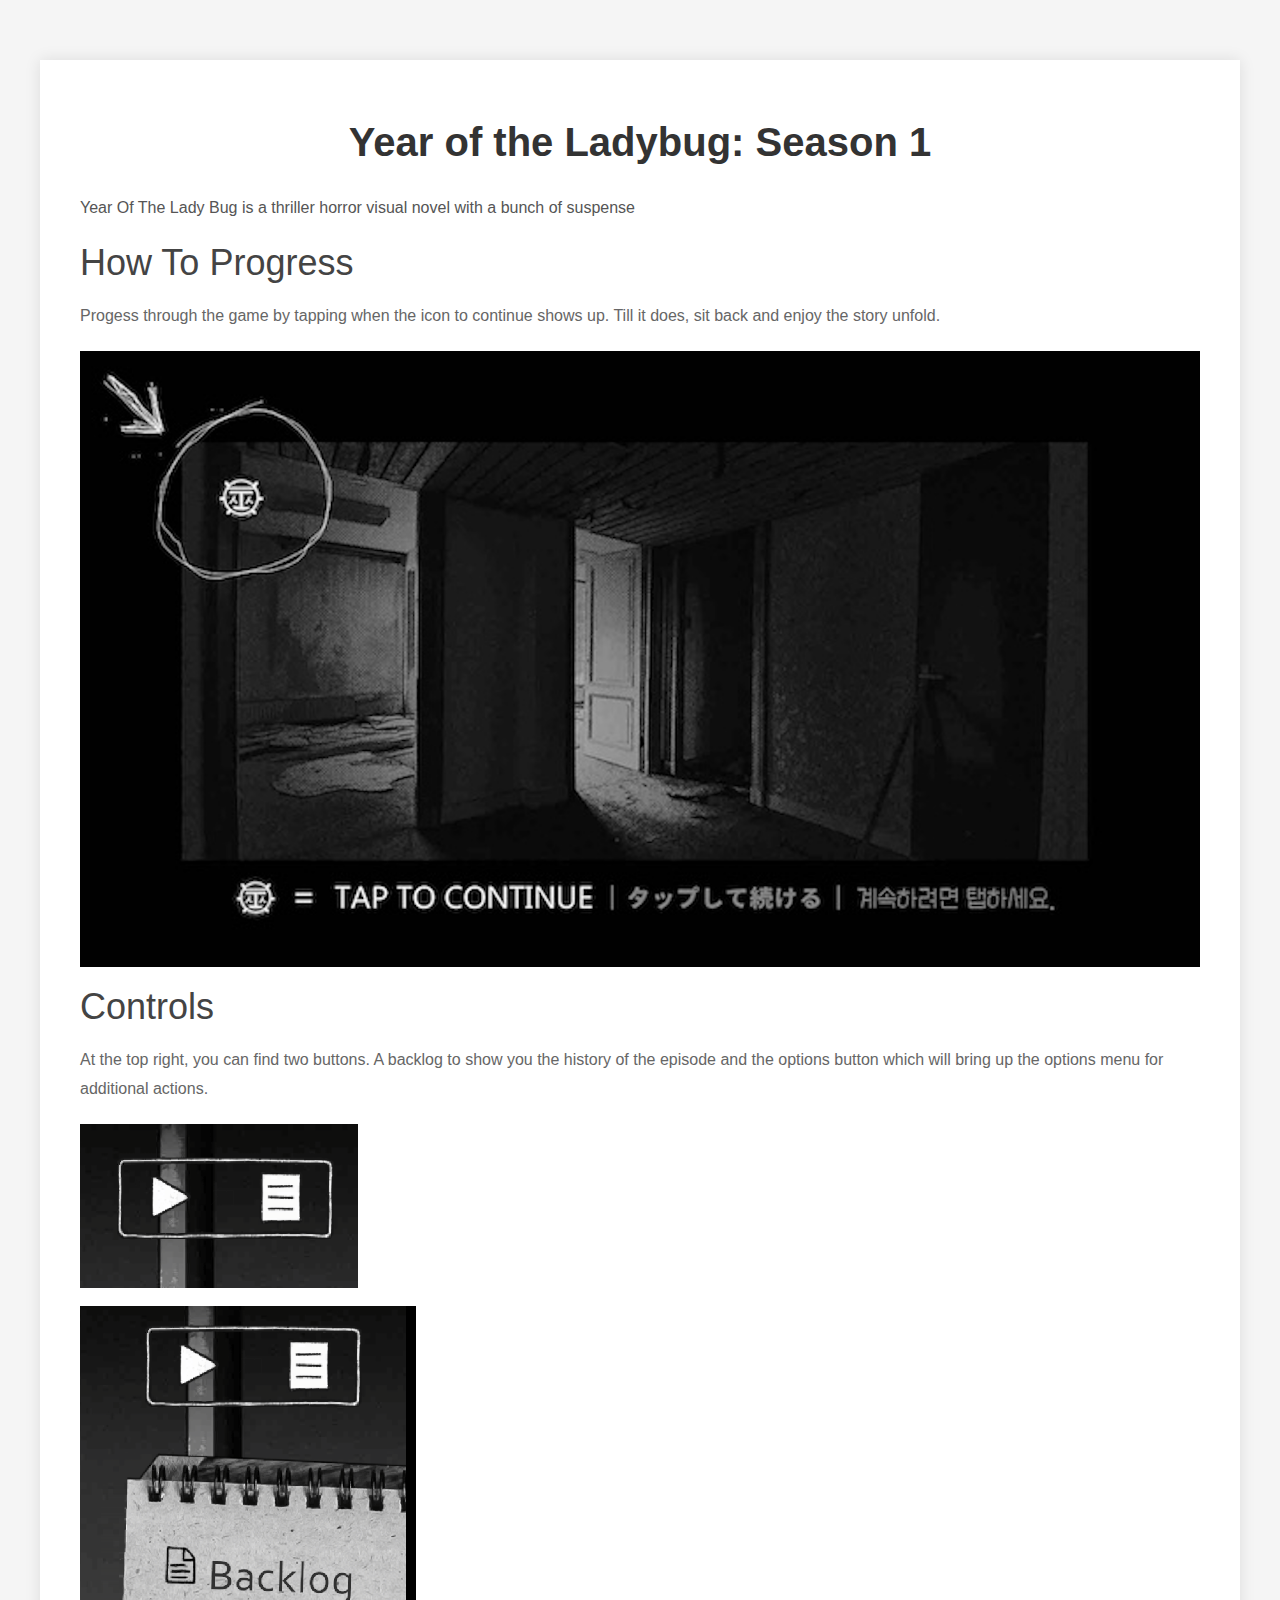
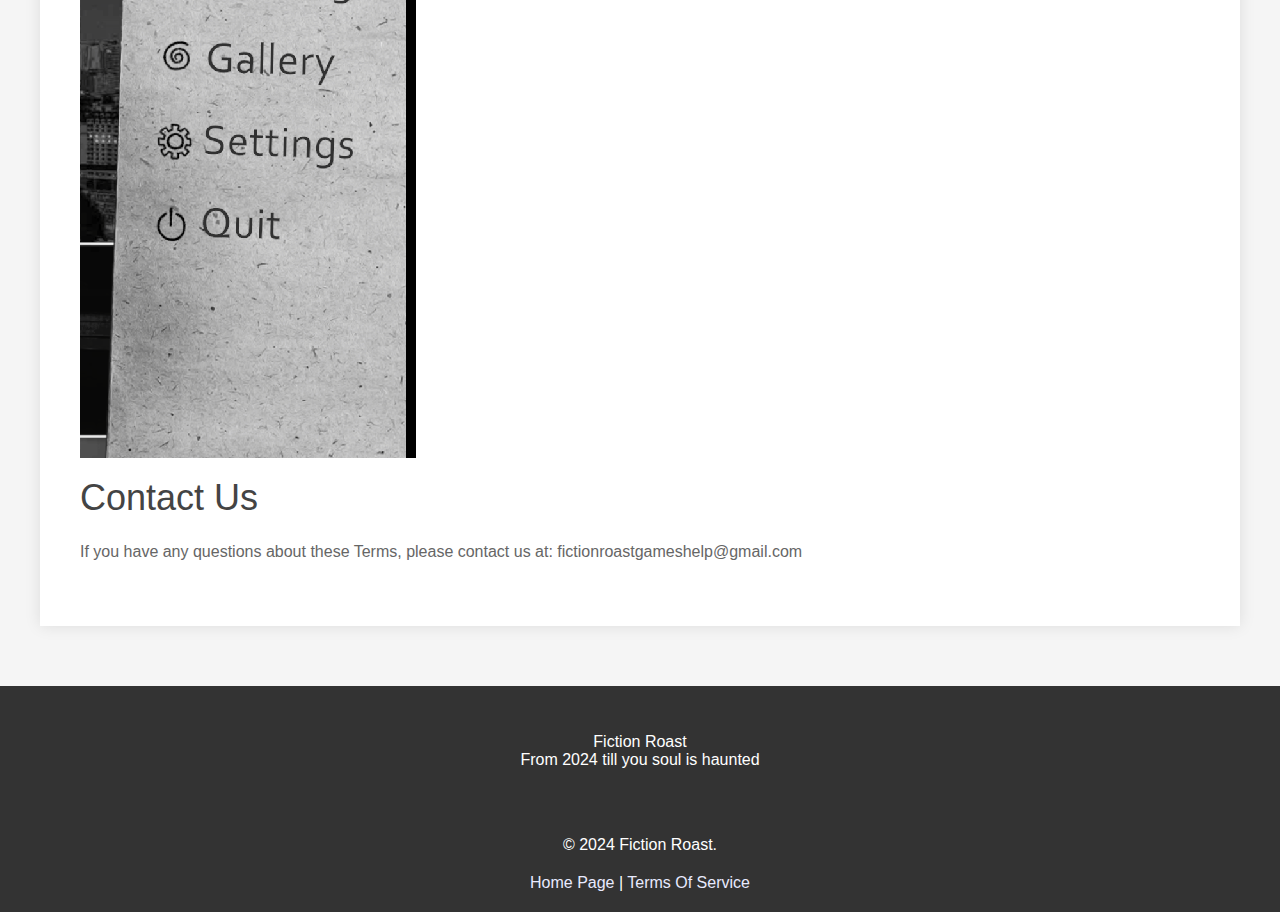
<file: support.html>
<!DOCTYPE html>
<!-- <head>
    <link rel="stylesheet" type="text/css" href="tos.css">
    <title>Terms of Service</title>
</head> -->
<html style="font-size: 16px;" lang="en"><head>
    <!-- <meta name="viewport" content="width=device-width, initial-scale=1.0"> -->
    <meta name="viewport" content="width=device-width, initial-scale=1, viewport-fit=cover">
    <meta charset="utf-8">
    <link rel="stylesheet" type="text/css" href="support_old.css">
    <!-- <link rel="stylesheet" type="text/css" href="index.css"> -->
    <meta name="keywords" content="black and white, about, our cases, not all blank cassettes are created&nbsp;equal, now it is your time to design">
    <meta name="description" content="">
    <title>Support</title>
    <link rel="stylesheet" href="nicepage.css" media="screen">
    <!-- <link rel="stylesheet" href="index.css" media="screen"> -->
    <!-- <script class="u-script" type="text/javascript" src="jquery-1.9.1.min.js" defer=""></script> -->
    <!-- <script class="u-script" type="text/javascript" src="nicepage.js" defer=""></script> -->
    <!-- <meta name="generator" content="Nicepage 6.15.2, nicepage.com"> -->
    <!-- <link id="u-theme-google-font" rel="stylesheet" href="https://fonts.googleapis.com/css?family=Roboto:100,100i,300,300i,400,400i,500,500i,700,700i,900,900i|Open+Sans:300,300i,400,400i,500,500i,600,600i,700,700i,800,800i"> -->
    <link rel="icon" href="favicon.ico" type="image/x-icon"/>
    <link href="https://fonts.googleapis.com/css?family=Lobster" rel="stylesheet" type="text/css">
    
    
    
    
    <script type="application/ld+json">{
		"@context": "http://schema.org",
		"@type": "Organization",
		"name": "",
		"url": "/",
		"logo": "images/default-logo.png"
}</script>
    <!-- <meta name="theme-color" content="#1631ff"> -->
    <meta name="theme-color" content="#ffffff">
    <meta property="og:title" content="Home12">
    <meta property="og:type" content="website">
    <link rel="canonical" href="/">
  <meta data-intl-tel-input-cdn-path="intlTelInput/"></head>

  
<body>
<div class="tos-section">
    <div class="tos-container">
      <h1 class="tos-title">Year of the Ladybug: Season 1</h1>
      <p class="tos-text">Year Of The Lady Bug is a thriller horror visual novel with a bunch of suspense</p>
      
      <h2 class="u-heading-2">How To Progress</h2>
      <p class="u-text-2">Progess through the game by tapping when the icon to continue shows up. Till it does, sit back and enjoy the story unfold.
        <div class="container-fluid">
            <img class="img-responsive" src="images/tutorial.png" alt="Tutorial">
        </div>
      </p>
      
      <h2 class="u-heading-2">Controls</h2>
      <p class="u-text-2">At the top right, you can find two buttons. A backlog to show you the history of the episode and the options button which will bring up the options menu for additional actions.
        <div class="container-fluid">
            <img class="img-responsive" src="images/top_right_controls.png" alt="Controls">
            <br>
            <img class="img-responsive" src="images/top_right_expanded_controls.png" alt="Controls Expanded">
        </div>
      </p>
      
      <h2 class="u-heading-2">Contact Us</h2>
      <p class="u-text-2">If you have any questions about these Terms, please contact us at: fictionroastgameshelp@gmail.com</p>
    </div>
  </div>

  <footer class="u-align-center u-clearfix u-footer u-grey-80 u-footer" id="sec-1690">
    <div class="u-clearfix u-sheet u-valign-middle u-sheet-1">
    <p class="u-text u-text-1">Fiction Roast<br>From 2024 till you soul is haunted
    </p>
    <footer>
    <p>&copy; 2024 Fiction Roast.</p>
    <p><a href="index.html">Home Page</a> | <a href="tos.html">Terms Of Service</a></p>
    </footer>
    
    </div>
</footer>
</body>
</html>
</file>
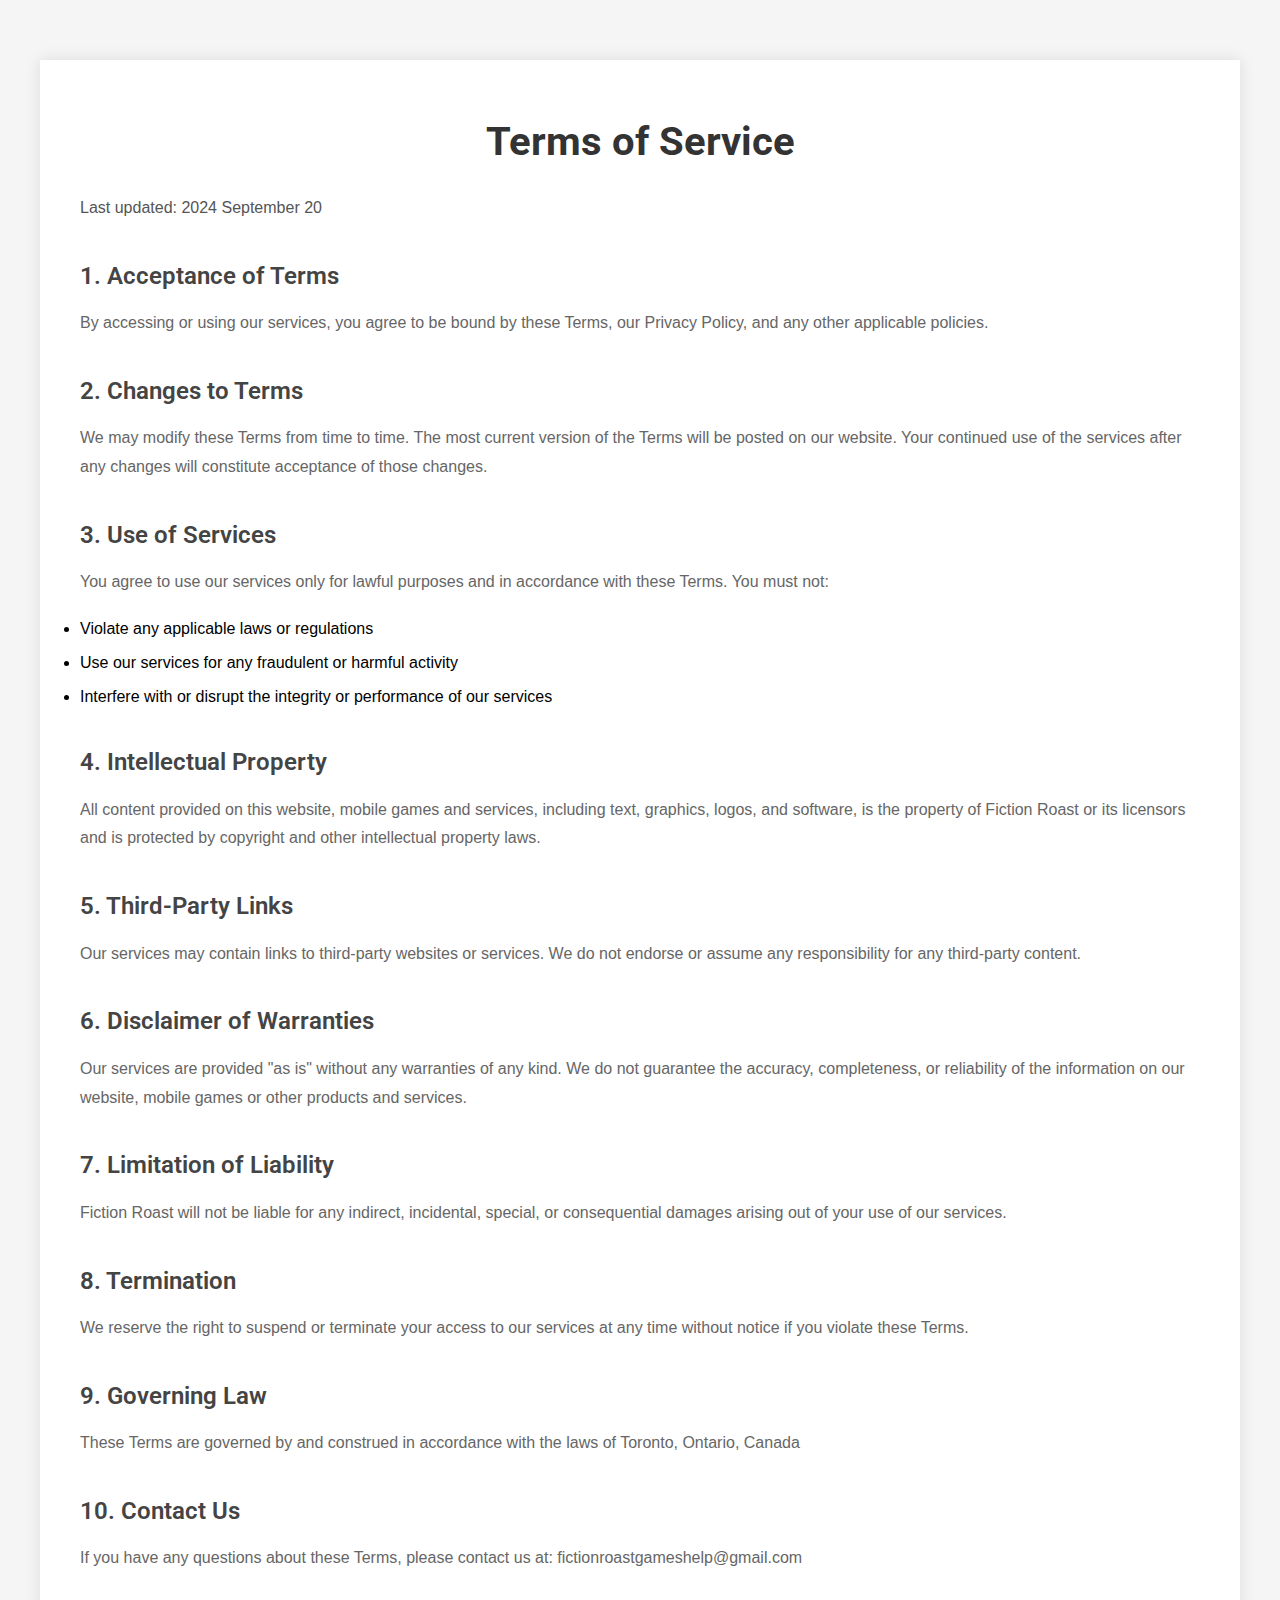
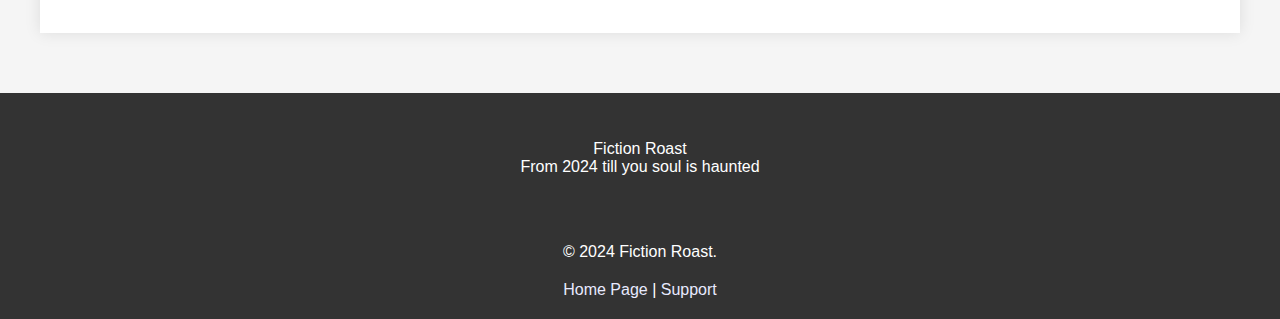
<file: tos.html>
<!DOCTYPE html>
<!-- <head>
    <link rel="stylesheet" type="text/css" href="tos.css">
    <title>Terms of Service</title>
</head> -->
<html style="font-size: 16px;" lang="en"><head>
    <!-- <meta name="viewport" content="width=device-width, initial-scale=1.0"> -->
    <meta name="viewport" content="width=device-width, initial-scale=1, viewport-fit=cover">
    <meta charset="utf-8">
    <link rel="stylesheet" type="text/css" href="tos.css">
    <meta name="keywords" content="black and white, about, our cases, not all blank cassettes are created&nbsp;equal, now it is your time to design">
    <meta name="description" content="">
    <title>TOS</title>
    <link rel="stylesheet" href="nicepage.css" media="screen">
<link rel="stylesheet" href="index.css" media="screen">
    <script class="u-script" type="text/javascript" src="jquery-1.9.1.min.js" defer=""></script>
    <script class="u-script" type="text/javascript" src="nicepage.js" defer=""></script>
    <meta name="generator" content="Nicepage 6.15.2, nicepage.com">
    <link id="u-theme-google-font" rel="stylesheet" href="https://fonts.googleapis.com/css?family=Roboto:100,100i,300,300i,400,400i,500,500i,700,700i,900,900i|Open+Sans:300,300i,400,400i,500,500i,600,600i,700,700i,800,800i">
    <link rel="icon" href="favicon.ico" type="image/x-icon"/>
    
    
    
    
    <script type="application/ld+json">{
		"@context": "http://schema.org",
		"@type": "Organization",
		"name": "",
		"url": "/",
		"logo": "images/default-logo.png"
}</script>
    <!-- <meta name="theme-color" content="#1631ff"> -->
    <meta name="theme-color" content="#ffffff">
    <meta property="og:title" content="Home12">
    <meta property="og:type" content="website">
    <link rel="canonical" href="/">
  <meta data-intl-tel-input-cdn-path="intlTelInput/"></head>

  
<body>
<div class="tos-section">
    <div class="tos-container">
      <h1 class="tos-title">Terms of Service</h1>
      <p class="tos-text">Last updated: 2024 September 20</p>
      <!-- <h2 class="u-heading-2">1. Acceptance of Terms</h2> -->
      <!-- <p class="u-text-2">By accessing or using our services...</p> -->
      <!-- Continue with other sections -->
      <!-- Welcome to Fiction Roast! -->

      <!-- These Terms of Service ("Terms") govern your use of our website and services. By accessing or using our website, you agree to these Terms. If you do not agree, you may not use the website or services. -->
      
      <h2 class="u-heading-2">1. Acceptance of Terms</h2>
      <p class="u-text-2">By accessing or using our services, you agree to be bound by these Terms, our Privacy Policy, and any other applicable policies.</p>
      
      <h2 class="u-heading-2">2. Changes to Terms</h2>
      <p class="u-text-2">We may modify these Terms from time to time. The most current version of the Terms will be posted on our website. Your continued use of the services after any changes will constitute acceptance of those changes.</p>
      
      <h2 class="u-heading-2">3. Use of Services</h2>
      <p class="u-text-2">You agree to use our services only for lawful purposes and in accordance with these Terms. You must not:
      <li class="u-list-item">Violate any applicable laws or regulations</li>
      <li class="u-list-item">Use our services for any fraudulent or harmful activity</li>
      
      <li class="u-list-item">Interfere with or disrupt the integrity or performance of our services</li>
        </p>

      <h2 class="u-heading-2">4. Intellectual Property</h2>
      <p class="u-text-2">All content provided on this website, mobile games and services, including text, graphics, logos, and software, is the property of Fiction Roast or its licensors and is protected by copyright and other intellectual property laws.</p>
      
      <h2 class="u-heading-2">5. Third-Party Links</h2>
      <p class="u-text-2">Our services may contain links to third-party websites or services. We do not endorse or assume any responsibility for any third-party content.</p>
      
      <h2 class="u-heading-2">6. Disclaimer of Warranties</h2>
      <p class="u-text-2">Our services are provided "as is" without any warranties of any kind. We do not guarantee the accuracy, completeness, or reliability of the information on our website, mobile games or other products and services.</p>
      
      <h2 class="u-heading-2">7. Limitation of Liability</h2>
      <p class="u-text-2">Fiction Roast will not be liable for any indirect, incidental, special, or consequential damages arising out of your use of our services.</p>
      
      <h2 class="u-heading-2">8. Termination</h2>
      <p class="u-text-2">We reserve the right to suspend or terminate your access to our services at any time without notice if you violate these Terms.</p>
      
      <h2 class="u-heading-2">9. Governing Law</h2>
      <p class="u-text-2">These Terms are governed by and construed in accordance with the laws of Toronto, Ontario, Canada</p>
      
      <h2 class="u-heading-2">10. Contact Us</h2>
      <p class="u-text-2">If you have any questions about these Terms, please contact us at: fictionroastgameshelp@gmail.com</p>
    </div>
  </div>

  <footer class="u-align-center u-clearfix u-footer u-grey-80 u-footer" id="sec-1690"><div class="u-clearfix u-sheet u-valign-middle u-sheet-1">
    <p class="u-text u-text-1">Fiction Roast<br>From 2024 till you soul is haunted
    </p>
    <footer>
      <!-- <p>&copy; 2024 Fiction Roast. <a href="index.html">Home Page</a></p> -->
      <p>&copy; 2024 Fiction Roast.</p>
      <p><a href="index.html">Home Page</a> | <a href="support.html">Support</a></p>
    </footer>
    
  </div></footer>
</body>
</file>
<file: tos.css>
/* Section styling for Terms of Service page */
.tos-section {
    background-color: #f5f5f5;
    padding: 60px 20px;
    text-align: left;
  }

  html, body {
    background-color: white;
    margin: 0;
    padding: 0;
    height: 100%;
    padding: env(safe-area-inset-top) env(safe-area-inset-right) env(safe-area-inset-bottom) env(safe-area-inset-left);
}

  
  .tos-section .tos-container {
    max-width: 1200px;
    margin: 0 auto;
    background-color: white;
    padding: 40px;
    box-shadow: 0 0 15px rgba(0, 0, 0, 0.1);
  }

  .u-list-item {
    font-size: 1rem;
    margin: 10px 0;
    line-height: 1.5;
  }

  .u-heading-2 {
    font-size: 2rem;
    font-weight: 700;
    margin: 20px 0;
    text-align: left;
    /* color: red  !important; */
  }

  .u-text-2 {
    font-size: 1rem;
    line-height: 1.8;
    color: #666;
    margin-bottom: 20px;
}
  
  .tos-section .tos-title {
    font-size: 2.5rem;
    font-weight: 700;
    margin-bottom: 30px;
    color: #333;
    text-align: center;
  }
  
  .tos-section .tos-text {
    font-size: 1rem;
    line-height: 1.8;
    color: #555;
    margin-bottom: 20px;
  }
  
  .tos-section h2 {
    font-size: 1.5rem;
    font-weight: 600;
    margin-top: 40px;
    margin-bottom: 10px;
    color: #444;
  }
  
  .tos-section p {
    font-size: 1rem;
    margin-bottom: 20px;
    color: #666;
  }
  
  /* Media Queries for responsiveness */
  @media (max-width: 1199px) {
    .tos-section .tos-container {
      padding: 30px;
    }
  
    .tos-section .tos-title {
      font-size: 2rem;
    }
  
    .tos-section h2 {
      font-size: 1.3rem;
    }
  
    .tos-section p {
      font-size: 0.95rem;
    }
  }
  
  @media (max-width: 991px) {
    .tos-section .tos-container {
      padding: 20px;
    }
  
    .tos-section .tos-title {
      font-size: 1.75rem;
    }
  
    .tos-section h2 {
      font-size: 1.2rem;
    }
  
    .tos-section p {
      font-size: 0.9rem;
    }
  }
  
  @media (max-width: 767px) {
    .tos-section {
      padding: 40px 10px;
    }
  
    .tos-section .tos-title {
      font-size: 1.5rem;
    }
  
    .tos-section h2 {
      font-size: 1.1rem;
    }
  
    .tos-section p {
      font-size: 0.85rem;
    }
  }
  
  @media (max-width: 575px) {
    .tos-section {
      padding: 30px 5px;
    }
  
    .tos-section .tos-title {
      font-size: 1.25rem;
    }
  
    .tos-section h2 {
      font-size: 1rem;
    }
  
    .tos-section p {
      font-size: 0.8rem;
    }
  }
</file>
<file: support_old.css>
/* Section styling for Terms of Service page */
.tos-section {
    background-color: #f5f5f5;
    padding: 60px 20px;
    text-align: left;
  }

  html, body {
    background-color: white;
    margin: 0;
    padding: 0;
    height: 100%;
    padding: env(safe-area-inset-top) env(safe-area-inset-right) env(safe-area-inset-bottom) env(safe-area-inset-left);
}


.img-responsive {
  max-width: 100%;
  height: auto;
  display: block;
}
  
  .tos-section .tos-container {
    max-width: 1200px;
    margin: 0 auto;
    background-color: white;
    padding: 40px;
    box-shadow: 0 0 15px rgba(0, 0, 0, 0.1);
  }

  .u-list-item {
    font-size: 1rem;
    margin: 10px 0;
    line-height: 1.5;
  }

  .u-heading-2 {
    font-size: 2rem;
    font-weight: 700;
    margin: 20px 0;
    text-align: left;
    /* color: red  !important; */
  }

  .u-text-2 {
    font-size: 1rem;
    line-height: 1.8;
    color: #666;
    margin-bottom: 20px;
}
  
  .tos-section .tos-title {
    font-size: 2.5rem;
    font-weight: 700;
    margin-bottom: 30px;
    color: #333;
    text-align: center;
  }
  
  .tos-section .tos-text {
    font-size: 1rem;
    line-height: 1.8;
    color: #555;
    margin-bottom: 20px;
  }
  
  .tos-section h2 {
    font-size: 1.5rem;
    font-weight: 600;
    margin-top: 40px;
    margin-bottom: 10px;
    color: #444;
  }
  
  .tos-section p {
    font-size: 1rem;
    margin-bottom: 20px;
    color: #666;
  }

  .u-section-2 .u-image-1 {
    /* background-image: url("images/BG_Tutorial.jpg"); */
    background-image: url("images/FictionRoastLogo.png");
    /* background-position: 50% 50%;
    min-height: 355px; */
  }


.u-section-2 .u-container-layout-4 {
  padding: 30px;
}
  
  /* Media Queries for responsiveness */
  @media (max-width: 1199px) {
    .tos-section .tos-container {
      padding: 30px;
    }
  
    .tos-section .tos-title {
      font-size: 2rem;
    }
  
    .tos-section h2 {
      font-size: 1.3rem;
    }
  
    .tos-section p {
      font-size: 0.95rem;
    }
  }
  
  @media (max-width: 991px) {
    .tos-section .tos-container {
      padding: 20px;
    }
  
    .tos-section .tos-title {
      font-size: 1.75rem;
    }
  
    .tos-section h2 {
      font-size: 1.2rem;
    }
  
    .tos-section p {
      font-size: 0.9rem;
    }
  }
  
  @media (max-width: 767px) {
    .tos-section {
      padding: 40px 10px;
    }
  
    .tos-section .tos-title {
      font-size: 1.5rem;
    }
  
    .tos-section h2 {
      font-size: 1.1rem;
    }
  
    .tos-section p {
      font-size: 0.85rem;
    }
  }
  
  @media (max-width: 575px) {
    .tos-section {
      padding: 30px 5px;
    }
  
    .tos-section .tos-title {
      font-size: 1.25rem;
    }
  
    .tos-section h2 {
      font-size: 1rem;
    }
  
    .tos-section p {
      font-size: 0.8rem;
    }
  }
  

  .u-section-2 .u-container-layout-6 {
    padding: 30px;
  }
  
  @media (max-width: 1199px) {
    .u-section-2 .u-sheet-1 {
      min-height: 788px;
    }
  
    .u-section-2 .u-group-1 {
      width: 872px;
    }
  
    .u-section-2 .u-text-1 {
      position: relative;
    }
  
    .u-section-2 .u-text-2 {
      position: relative;
    }
  
    .u-section-2 .u-layout-wrap-1 {
      margin-right: initial;
      margin-left: initial;
    }
  
    .u-section-2 .u-image-1 {
      min-height: 343px;
    }
  
    .u-section-2 .u-image-2 {
      min-height: 343px;
    }
  
    .u-section-2 .u-image-3 {
      min-height: 293px;
    }
  
    .u-section-2 .u-image-4 {
      min-height: 293px;
    }
  
    .u-section-2 .u-image-5 {
      min-height: 293px;
    }
  }
  
  @media (max-width: 991px) {
    .u-section-2 .u-sheet-1 {
      min-height: 639px;
    }
  
    .u-section-2 .u-group-1 {
      width: 668px;
    }
  
    .u-section-2 .u-container-layout-1 {
      padding-left: 30px;
      padding-right: 30px;
    }
  
    .u-section-2 .u-text-1 {
      font-size: 3rem;
    }
  
    .u-section-2 .u-image-1 {
      min-height: 263px;
    }
  
    .u-section-2 .u-image-2 {
      min-height: 263px;
    }
  
    .u-section-2 .u-image-3 {
      min-height: 224px;
    }
  
    .u-section-2 .u-image-4 {
      min-height: 224px;
    }
  
    .u-section-2 .u-image-5 {
      min-height: 224px;
    }
  }
  
  @media (max-width: 767px) {
    .u-section-2 .u-sheet-1 {
      min-height: 2048px;
    }
  
    .u-section-2 .u-group-1 {
      min-height: 194px;
      width: 540px;
    }
  
    .u-section-2 .u-container-layout-1 {
      padding-left: 10px;
      padding-right: 10px;
    }
  
    .u-section-2 .u-image-1 {
      min-height: 296px;
    }
  
    .u-section-2 .u-container-layout-2 {
      padding-left: 10px;
      padding-right: 10px;
    }
  
    .u-section-2 .u-image-2 {
      min-height: 592px;
    }
  
    .u-section-2 .u-container-layout-3 {
      padding-left: 10px;
      padding-right: 10px;
    }
  
    .u-section-2 .u-image-3 {
      min-height: 504px;
    }
  
    .u-section-2 .u-container-layout-4 {
      padding-left: 10px;
      padding-right: 10px;
    }
  
    .u-section-2 .u-image-4 {
      min-height: 504px;
    }
  
    .u-section-2 .u-container-layout-5 {
      padding-left: 10px;
      padding-right: 10px;
    }
  
    .u-section-2 .u-image-5 {
      min-height: 504px;
    }
  
    .u-section-2 .u-container-layout-6 {
      padding-left: 10px;
      padding-right: 10px;
    }
  }
</file>
<file: index.css>
.u-section-1 {
  background-image: url("images/FictionRoastLogo.png");
  background-position: 100% 57.75%;
  background-size: 120%;
}

html, body {
  background-color: white;
  margin: 0;
  padding: 0;
  height: 100%;
  padding: env(safe-area-inset-top) env(safe-area-inset-right) env(safe-area-inset-bottom) env(safe-area-inset-left);
}

.u-section-1 .u-sheet-1 {
  min-height: 661px;
}

.u-section-1 .u-text-1 {
  font-weight: 700;
  font-size: 3.75rem;
  margin: 454px 0 0 678px;
}

.u-section-1 .u-text-2 {
  font-size: 1.125rem;
  margin: 25px 0 60px 452px;
}

@media (max-width: 1199px) {
  .u-section-1 .u-sheet-1 {
    min-height: 545px;
  }

  .u-section-1 .u-text-1 {
    margin-top: 60px;
    margin-left: 478px;
  }

  .u-section-1 .u-text-2 {
    margin-left: 252px;
  }
}

@media (max-width: 991px) {
  .u-section-1 .u-sheet-1 {
    min-height: 417px;
  }

  .u-section-1 .u-text-1 {
    font-size: 3rem;
    margin-left: 258px;
  }

  .u-section-1 .u-text-2 {
    margin-left: 32px;
  }
}

@media (max-width: 767px) {
   .u-section-1 {
    background-position: 68.47% 78.77%;
    background-size: auto 165%;
  }

  .u-section-1 .u-sheet-1 {
    min-height: 493px;
  }

  .u-section-1 .u-text-1 {
    margin-top: 64px;
    margin-left: 78px;
  }

  .u-section-1 .u-text-2 {
    width: auto;
    margin-left: 161px;
  }
}

@media (max-width: 575px) {
   .u-section-1 {
    background-size: 205%;
  }

  .u-section-1 .u-sheet-1 {
    min-height: 495px;
  }

  .u-section-1 .u-text-1 {
    margin-top: 192px;
    margin-left: 0;
  }

  .u-section-1 .u-text-2 {
    margin-left: 0;
  }
}.u-section-2 .u-sheet-1 {
  min-height: 1117px;
}

.u-section-2 .u-group-1 {
  min-height: 189px;
  width: 1057px;
  margin: 60px auto 0;
}

.u-section-2 .u-container-layout-1 {
  padding: 30px 60px;
}

.u-section-2 .u-text-1 {
  font-weight: 700;
  font-size: 3.75rem;
  margin: 0;
}

.u-section-2 .u-text-2 {
  margin: 20px 0 0;
}

.u-section-2 .u-layout-wrap-1 {
  margin: 67px auto 60px 0;
}

.u-section-2 .u-image-1 {
  background-image: url("images/yotlb_bonsai.jpeg");
  background-position: 50% 50%;
  min-height: 416px;
}

.u-section-2 .u-container-layout-2 {
  padding: 30px;
}

.u-section-2 .u-image-2 {
  background-image: url("images/yotlb_JamesShocked.png");
  background-position: 50% 50%;
  min-height: 416px;
}

.u-section-2 .u-container-layout-3 {
  padding: 30px;
}

.u-section-2 .u-image-3 {
  background-image: url("images/yotlb_teaser.jpeg");
  background-position: 50% 50%;
  min-height: 355px;
}

.u-section-2 .u-container-layout-4 {
  padding: 30px;
}

.u-section-2 .u-image-4 {
  background-image: url("images/yotlb_gallery_artbg.png");
  background-position: 50% 50%;
  min-height: 355px;
}

.u-section-2 .u-container-layout-5 {
  padding: 30px;
}

.u-section-2 .u-image-5 {
  background-image: url("images/yotlb_antler.jpeg");
  background-position: 50% 50%;
  min-height: 355px;
}

.u-section-2 .u-container-layout-6 {
  padding: 30px;
}

@media (max-width: 1199px) {
  .u-section-2 .u-sheet-1 {
    min-height: 788px;
  }

  .u-section-2 .u-group-1 {
    width: 872px;
  }

  .u-section-2 .u-text-1 {
    position: relative;
  }

  .u-section-2 .u-text-2 {
    position: relative;
  }

  .u-section-2 .u-layout-wrap-1 {
    margin-right: initial;
    margin-left: initial;
  }

  .u-section-2 .u-image-1 {
    min-height: 343px;
  }

  .u-section-2 .u-image-2 {
    min-height: 343px;
  }

  .u-section-2 .u-image-3 {
    min-height: 293px;
  }

  .u-section-2 .u-image-4 {
    min-height: 293px;
  }

  .u-section-2 .u-image-5 {
    min-height: 293px;
  }
}

@media (max-width: 991px) {
  .u-section-2 .u-sheet-1 {
    min-height: 639px;
  }

  .u-section-2 .u-group-1 {
    width: 668px;
  }

  .u-section-2 .u-container-layout-1 {
    padding-left: 30px;
    padding-right: 30px;
  }

  .u-section-2 .u-text-1 {
    font-size: 3rem;
  }

  .u-section-2 .u-image-1 {
    min-height: 263px;
  }

  .u-section-2 .u-image-2 {
    min-height: 263px;
  }

  .u-section-2 .u-image-3 {
    min-height: 224px;
  }

  .u-section-2 .u-image-4 {
    min-height: 224px;
  }

  .u-section-2 .u-image-5 {
    min-height: 224px;
  }
}

@media (max-width: 767px) {
  .u-section-2 .u-sheet-1 {
    min-height: 2048px;
  }

  .u-section-2 .u-group-1 {
    min-height: 194px;
    width: 540px;
  }

  .u-section-2 .u-container-layout-1 {
    padding-left: 10px;
    padding-right: 10px;
  }

  .u-section-2 .u-image-1 {
    min-height: 296px;
  }

  .u-section-2 .u-container-layout-2 {
    padding-left: 10px;
    padding-right: 10px;
  }

  .u-section-2 .u-image-2 {
    min-height: 592px;
  }

  .u-section-2 .u-container-layout-3 {
    padding-left: 10px;
    padding-right: 10px;
  }

  .u-section-2 .u-image-3 {
    min-height: 504px;
  }

  .u-section-2 .u-container-layout-4 {
    padding-left: 10px;
    padding-right: 10px;
  }

  .u-section-2 .u-image-4 {
    min-height: 504px;
  }

  .u-section-2 .u-container-layout-5 {
    padding-left: 10px;
    padding-right: 10px;
  }

  .u-section-2 .u-image-5 {
    min-height: 504px;
  }

  .u-section-2 .u-container-layout-6 {
    padding-left: 10px;
    padding-right: 10px;
  }
}

@media (max-width: 575px) {
  .u-section-2 .u-sheet-1 {
    min-height: 1345px;
  }

  .u-section-2 .u-group-1 {
    width: 340px;
  }

  .u-section-2 .u-image-1 {
    min-height: 186px;
  }

  .u-section-2 .u-image-2 {
    min-height: 373px;
  }

  .u-section-2 .u-image-3 {
    min-height: 317px;
  }

  .u-section-2 .u-image-4 {
    min-height: 317px;
  }

  .u-section-2 .u-image-5 {
    min-height: 317px;
  }
} .u-section-3 {
  min-height: 692px;
}

.u-section-3 .u-layout-wrap-1 {
  margin: 0 auto 0 0;
}

.u-section-3 .u-layout-cell-1 {
  min-height: 692px;
  background-image: none;
}

.u-section-3 .u-container-layout-1 {
  padding: 30px;
}

.u-section-3 .u-image-1 {
  width: 418px;
  height: 319px;
  margin: 86px auto 0;
}

.u-section-3 .u-text-1 {
  letter-spacing: 0;
  width: 423px;
  text-transform: none;
  margin: 40px auto 0;
}

.u-section-3 .u-image-2 {
  min-height: 692px;
  background-image: url("images/yotlb_LoadingScreen.png");
  background-position: 50% 50%;
}

.u-section-3 .u-container-layout-2 {
  padding: 30px;
}

@media (max-width: 1199px) {
   .u-section-3 {
    min-height: 501px;
  }

  .u-section-3 .u-layout-wrap-1 {
    position: relative;
    margin-right: initial;
    margin-left: initial;
  }

  .u-section-3 .u-layout-cell-1 {
    min-height: 615px;
  }

  .u-section-3 .u-image-1 {
    width: 410px;
    height: 313px;
    margin-top: 55px;
  }

  .u-section-3 .u-text-1 {
    width: 410px;
  }

  .u-section-3 .u-image-2 {
    min-height: 571px;
  }
}

@media (max-width: 991px) {
   .u-section-3 {
    min-height: 367px;
  }

  .u-section-3 .u-layout-cell-1 {
    min-height: 100px;
  }

  .u-section-3 .u-image-1 {
    width: 300px;
    height: 229px;
    margin-top: 8px;
  }

  .u-section-3 .u-text-1 {
    width: 300px;
  }

  .u-section-3 .u-image-2 {
    min-height: 437px;
  }
}

@media (max-width: 767px) {
   .u-section-3 {
    min-height: 1126px;
  }

  .u-section-3 .u-container-layout-1 {
    padding-left: 10px;
    padding-right: 10px;
  }

  .u-section-3 .u-image-1 {
    margin-top: 0;
  }

  .u-section-3 .u-image-2 {
    min-height: 656px;
  }

  .u-section-3 .u-container-layout-2 {
    padding-left: 10px;
    padding-right: 10px;
  }
}

@media (max-width: 575px) {
   .u-section-3 {
    min-height: 756px;
  }

  .u-section-3 .u-image-2 {
    min-height: 413px;
  }
}







/* New Stuff */
/* Section styling for Terms of Service page */
.tos-section {
  background-color: #f5f5f5;
  padding: 60px 20px;
  text-align: left;
}

html, body {
  background-color: white;
  margin: 0;
  padding: 0;
  height: 100%;
  padding: env(safe-area-inset-top) env(safe-area-inset-right) env(safe-area-inset-bottom) env(safe-area-inset-left);
}


.img-responsive {
max-width: 100%;
height: auto;
display: block;
}

.tos-section .tos-container {
  max-width: 1200px;
  margin: 0 auto;
  background-color: white;
  padding: 40px;
  box-shadow: 0 0 15px rgba(0, 0, 0, 0.1);
}

.u-list-item {
  font-size: 1rem;
  margin: 10px 0;
  line-height: 1.5;
}

.u-heading-2 {
  font-size: 2rem;
  font-weight: 700;
  margin: 20px 0;
  text-align: left;
  /* color: red  !important; */
}

.u-text-2 {
  font-size: 1rem;
  line-height: 1.8;
  color: #666;
  margin-bottom: 20px;
}

.tos-section .tos-title {
  font-size: 2.5rem;
  font-weight: 700;
  margin-bottom: 30px;
  color: #333;
  text-align: center;
}

.tos-section .tos-text {
  font-size: 1rem;
  line-height: 1.8;
  color: #555;
  margin-bottom: 20px;
}

.tos-section h2 {
  font-size: 1.5rem;
  font-weight: 600;
  margin-top: 40px;
  margin-bottom: 10px;
  color: #444;
}

.tos-section p {
  font-size: 1rem;
  margin-bottom: 20px;
  color: #666;
}

.u-section-2 .u-image-1 {
  /* background-image: url("images/BG_Tutorial.jpg"); */
  background-image: url("images/FictionRoastLogo.png");
  /* background-position: 50% 50%;
  min-height: 355px; */
}


.u-section-2 .u-container-layout-4 {
padding: 30px;
}

/* Media Queries for responsiveness */
@media (max-width: 1199px) {
  .tos-section .tos-container {
    padding: 30px;
  }

  .tos-section .tos-title {
    font-size: 2rem;
  }

  .tos-section h2 {
    font-size: 1.3rem;
  }

  .tos-section p {
    font-size: 0.95rem;
  }
}

@media (max-width: 991px) {
  .tos-section .tos-container {
    padding: 20px;
  }

  .tos-section .tos-title {
    font-size: 1.75rem;
  }

  .tos-section h2 {
    font-size: 1.2rem;
  }

  .tos-section p {
    font-size: 0.9rem;
  }
}

@media (max-width: 767px) {
  .tos-section {
    padding: 40px 10px;
  }

  .tos-section .tos-title {
    font-size: 1.5rem;
  }

  .tos-section h2 {
    font-size: 1.1rem;
  }

  .tos-section p {
    font-size: 0.85rem;
  }
}

@media (max-width: 575px) {
  .tos-section {
    padding: 30px 5px;
  }

  .tos-section .tos-title {
    font-size: 1.25rem;
  }

  .tos-section h2 {
    font-size: 1rem;
  }

  .tos-section p {
    font-size: 0.8rem;
  }
}


.u-section-2 .u-container-layout-6 {
  padding: 30px;
}

@media (max-width: 1199px) {
  .u-section-2 .u-sheet-1 {
    min-height: 788px;
  }

  .u-section-2 .u-group-1 {
    width: 872px;
  }

  .u-section-2 .u-text-1 {
    position: relative;
  }

  .u-section-2 .u-text-2 {
    position: relative;
  }

  .u-section-2 .u-layout-wrap-1 {
    margin-right: initial;
    margin-left: initial;
  }

  .u-section-2 .u-image-1 {
    min-height: 343px;
  }

  .u-section-2 .u-image-2 {
    min-height: 343px;
  }

  .u-section-2 .u-image-3 {
    min-height: 293px;
  }

  .u-section-2 .u-image-4 {
    min-height: 293px;
  }

  .u-section-2 .u-image-5 {
    min-height: 293px;
  }
}

@media (max-width: 991px) {
  .u-section-2 .u-sheet-1 {
    min-height: 639px;
  }

  .u-section-2 .u-group-1 {
    width: 668px;
  }

  .u-section-2 .u-container-layout-1 {
    padding-left: 30px;
    padding-right: 30px;
  }

  .u-section-2 .u-text-1 {
    font-size: 3rem;
  }

  .u-section-2 .u-image-1 {
    min-height: 263px;
  }

  .u-section-2 .u-image-2 {
    min-height: 263px;
  }

  .u-section-2 .u-image-3 {
    min-height: 224px;
  }

  .u-section-2 .u-image-4 {
    min-height: 224px;
  }

  .u-section-2 .u-image-5 {
    min-height: 224px;
  }
}

@media (max-width: 767px) {
  .u-section-2 .u-sheet-1 {
    min-height: 2048px;
  }

  .u-section-2 .u-group-1 {
    min-height: 194px;
    width: 540px;
  }

  .u-section-2 .u-container-layout-1 {
    padding-left: 10px;
    padding-right: 10px;
  }

  .u-section-2 .u-image-1 {
    min-height: 296px;
  }

  .u-section-2 .u-container-layout-2 {
    padding-left: 10px;
    padding-right: 10px;
  }

  .u-section-2 .u-image-2 {
    min-height: 592px;
  }

  .u-section-2 .u-container-layout-3 {
    padding-left: 10px;
    padding-right: 10px;
  }

  .u-section-2 .u-image-3 {
    min-height: 504px;
  }

  .u-section-2 .u-container-layout-4 {
    padding-left: 10px;
    padding-right: 10px;
  }

  .u-section-2 .u-image-4 {
    min-height: 504px;
  }

  .u-section-2 .u-container-layout-5 {
    padding-left: 10px;
    padding-right: 10px;
  }

  .u-section-2 .u-image-5 {
    min-height: 504px;
  }

  .u-section-2 .u-container-layout-6 {
    padding-left: 10px;
    padding-right: 10px;
  }
}
</file>
